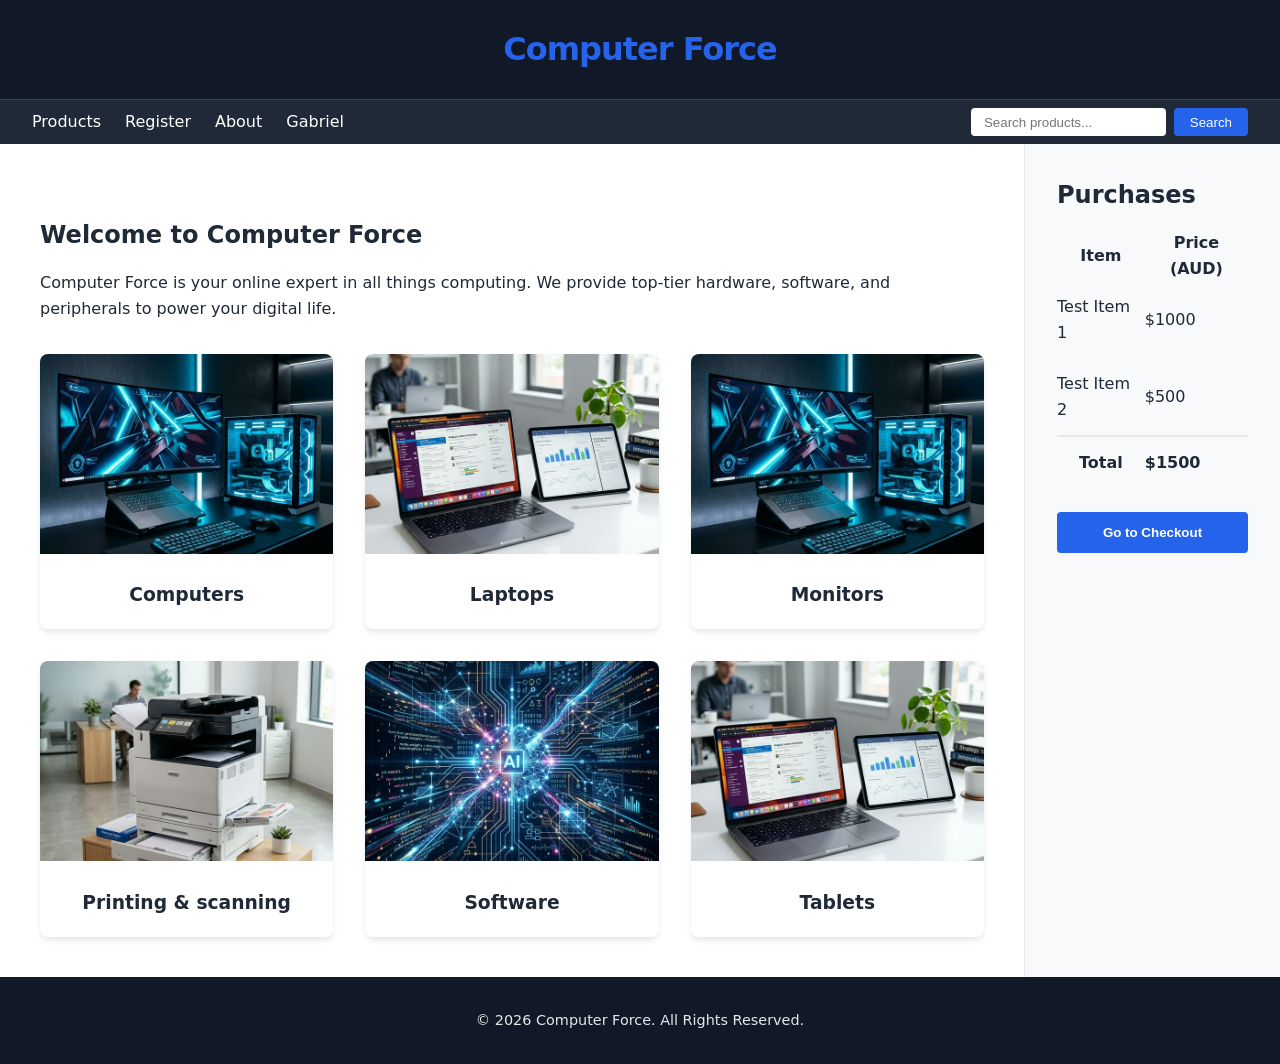
<file: index.html>
<!DOCTYPE html>
<html lang="en"> <!-- Fix: Added lang="en" for language identification -->
<head>
    <meta charset="UTF-8">
    <meta name="viewport" content="width=device-width, initial-scale=1.0">
    <title>Computer Force - Home</title>
    <link rel="stylesheet" href="style.css">
    <script src="script.js" defer></script>
</head>
<body>
    <div class="grid-container">
        <!-- Header -->
        <header>
            <div class="mobile-controls">
                <button class="burger-btn" aria-label="Toggle Menu">☰</button>
                <button class="bag-btn" aria-label="Toggle Purchases">👜</button>
            </div>
            <h1><a href="index.html">Computer Force</a></h1> <!-- Stayed as h1: Site Name -->
        </header>

        <!-- Navigation -->
        <nav aria-label="Primary Navigation"> <!-- Fix: Added aria-label to identify the nav -->
            <div class="nav-links">
                <a href="products.html">Products</a>
                <a href="register.html">Register</a>
                <a href="about.html">About</a>
                <a href="gabriel.html">Gabriel</a>
            </div>
            <form class="search-bar" role="search"> <!-- Fix: Added search role -->
                <label for="search-box" class="visually-hidden">Search products</label> <!-- Fix: Added accessible label -->
                <input type="text" id="search-box" class="search-input" placeholder="Search products...">
                <button type="submit" class="btn-search">Search</button>
            </form>
        </nav>

        <!-- Main Content -->
        <main>
            <!-- Fix: Changed from h1 to h2 to maintain correct heading hierarchy (h1 is the site name in header) -->
            <h2>Welcome to Computer Force</h2>
            <p>Computer Force is your online expert in all things computing. We provide top-tier hardware, software, and peripherals to power your digital life.</p>
            
            <div class="category-grid">
                <!-- 6 Featured Categories -->
                <!-- Use h3 for categories as they are sub-sections of the Welcome section -->
                <a href="products.html#computers" class="category-card">
                    <img src="assets/computers.png" alt="High-end gaming computer setup"> <!-- Improved alt text -->
                    <h3>Computers</h3>
                </a>
                <a href="products.html#laptops" class="category-card">
                    <img src="assets/laptops.png" alt="Sleek modern laptops"> <!-- Improved alt text -->
                    <h3>Laptops</h3>
                </a>
                <a href="products.html#monitors" class="category-card">
                    <img src="assets/monitors.png" alt="Ultra-wide computer monitor"> <!-- Improved alt text -->
                    <h3>Monitors</h3>
                </a>
                <a href="products.html#printing" class="category-card">
                    <img src="assets/printing.png" alt="Modern office printer and scanner"> <!-- Improved alt text -->
                    <h3>Printing & scanning</h3>
                </a>
                <a href="products.html#software" class="category-card">
                    <img src="assets/software.png" alt="Abstract digital software concept"> <!-- Improved alt text -->
                    <h3>Software</h3>
                </a>
                <a href="products.html#tablets" class="category-card">
                    <img src="assets/tablets.png" alt="Professional computing tablets"> <!-- Improved alt text -->
                    <h3>Tablets</h3>
                </a>
            </div>
        </main>

        <!-- Aside (Purchases) -->
        <aside aria-labelledby="purchases-title"> <!-- Fix: Linked aside to its heading -->
            <h2 id="purchases-title">Purchases</h2>
            <table class="purchases-table">
                <thead>
                    <tr>
                        <th scope="col">Item</th> <!-- Fix: Added scope for table headers -->
                        <th scope="col">Price (AUD)</th>
                    </tr>
                </thead>
                <tbody>
                    <tr>
                        <td>Test Item 1</td>
                        <td>$1000</td>
                    </tr>
                    <tr>
                        <td>Test Item 2</td>
                        <td>$500</td>
                    </tr>
                    <tr class="total-row">
                        <th scope="row">Total</th> <!-- Fix: Total is a row header -->
                        <td>$1500</td>
                    </tr>
                </tbody>
            </table>
            <button class="btn-checkout">Go to Checkout</button>
        </aside>

        <!-- Footer -->
        <footer>
            <p>&copy; 2026 Computer Force. All Rights Reserved.</p>
        </footer>
    </div>
</body>
</html>
</file>
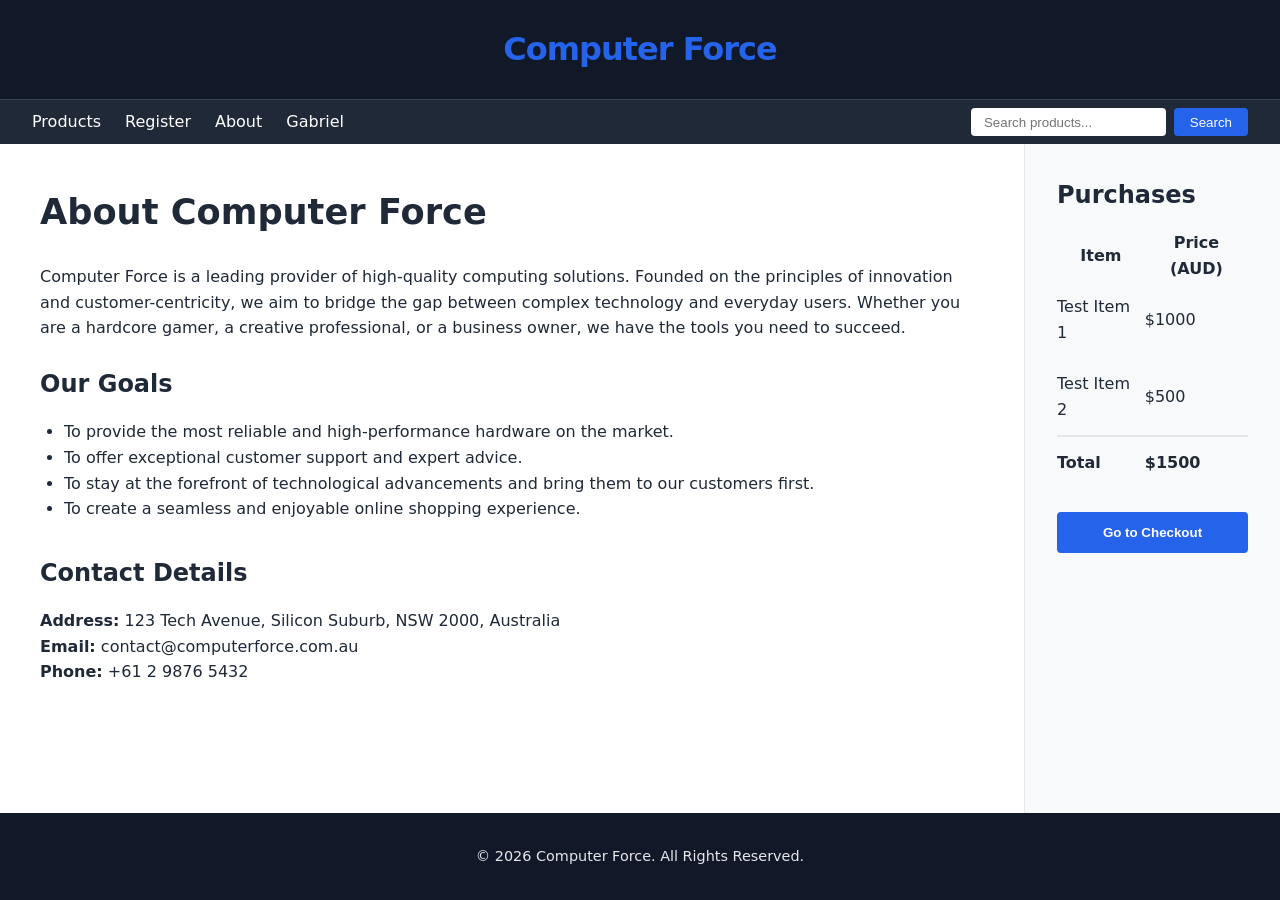
<file: about.html>
<!DOCTYPE html>
<html lang="en">
<head>
    <meta charset="UTF-8">
    <meta name="viewport" content="width=device-width, initial-scale=1.0">
    <title>Computer Force - About</title>
    <link rel="stylesheet" href="style.css">
    <script src="script.js" defer></script>
</head>
<body>
    <div class="grid-container">
        <!-- Header -->
        <header>
            <div class="mobile-controls">
                <button class="burger-btn" aria-label="Toggle Menu">☰</button>
                <button class="bag-btn" aria-label="Toggle Purchases">👜</button>
            </div>
            <h1><a href="index.html">Computer Force</a></h1>
        </header>

        <!-- Navigation -->
        <nav>
            <div class="nav-links">
                <a href="products.html">Products</a>
                <a href="register.html">Register</a>
                <a href="about.html">About</a>
                <a href="gabriel.html">Gabriel</a>
            </div>
            <form class="search-bar" role="search">
                <label for="search-box" class="visually-hidden">Search products</label>
                <input type="text" id="search-box" class="search-input" placeholder="Search products...">
                <button type="submit" class="btn-search">Search</button>
            </form>
        </nav>

        <!-- Main Content -->
        <main>
            <h1>About Computer Force</h1>
            <p>Computer Force is a leading provider of high-quality computing solutions. Founded on the principles of innovation and customer-centricity, we aim to bridge the gap between complex technology and everyday users. Whether you are a hardcore gamer, a creative professional, or a business owner, we have the tools you need to succeed.</p>
            
            <h2 style="margin-top: 1.5rem;">Our Goals</h2>
            <ul style="margin-left: 1.5rem; margin-bottom: 2rem;">
                <li>To provide the most reliable and high-performance hardware on the market.</li>
                <li>To offer exceptional customer support and expert advice.</li>
                <li>To stay at the forefront of technological advancements and bring them to our customers first.</li>
                <li>To create a seamless and enjoyable online shopping experience.</li>
            </ul>

            <h2>Contact Details</h2>
            <div style="margin-top: 1rem;">
                <p><strong>Address:</strong> 123 Tech Avenue, Silicon Suburb, NSW 2000, Australia</p>
                <p><strong>Email:</strong> contact@computerforce.com.au</p>
                <p><strong>Phone:</strong> +61 2 9876 5432</p>
            </div>
        </main>

        <!-- Aside (Purchases) -->
        <aside>
            <h2>Purchases</h2>
            <table class="purchases-table">
                <thead>
                    <tr>
                        <th>Item</th>
                        <th>Price (AUD)</th>
                    </tr>
                </thead>
                <tbody>
                    <tr>
                        <td>Test Item 1</td>
                        <td>$1000</td>
                    </tr>
                    <tr>
                        <td>Test Item 2</td>
                        <td>$500</td>
                    </tr>
                    <tr class="total-row">
                        <td>Total</td>
                        <td>$1500</td>
                    </tr>
                </tbody>
            </table>
            <button class="btn-checkout">Go to Checkout</button>
        </aside>

        <!-- Footer -->
        <footer>
            <p>&copy; 2026 Computer Force. All Rights Reserved.</p>
        </footer>
    </div>
</body>
</html>
</file>
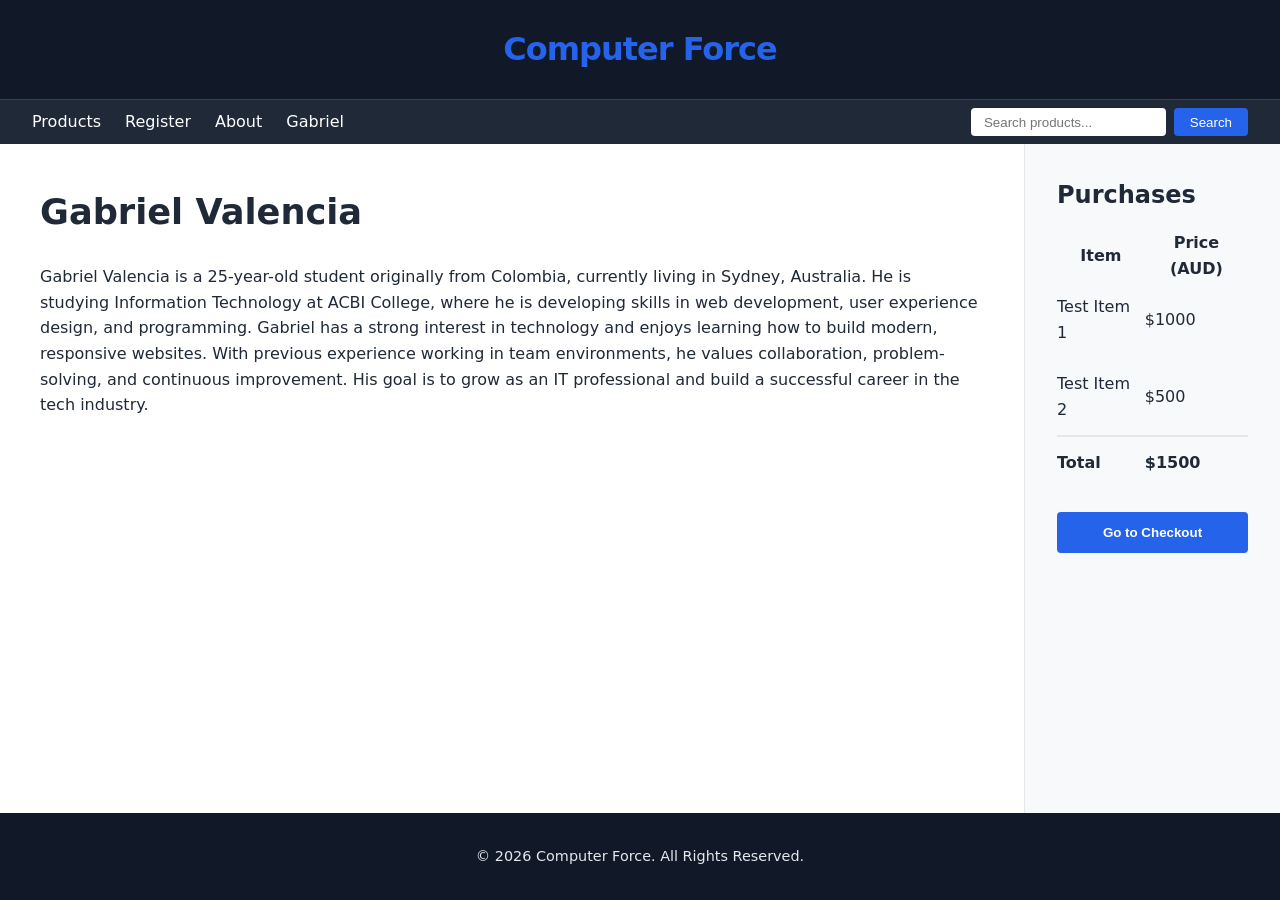
<file: gabriel.html>
<!DOCTYPE html>
<html lang="en">
<head>
    <meta charset="UTF-8">
    <meta name="viewport" content="width=device-width, initial-scale=1.0">
    <title>Computer Force - Gabriel</title>
    <link rel="stylesheet" href="style.css">
    <script src="script.js" defer></script>
</head>
<body>
    <div class="grid-container">
        <!-- Header -->
        <header>
            <div class="mobile-controls">
                <button class="burger-btn" aria-label="Toggle Menu">☰</button>
                <button class="bag-btn" aria-label="Toggle Purchases">👜</button>
            </div>
            <h1><a href="index.html">Computer Force</a></h1>
        </header>

        <!-- Navigation -->
        <nav>
            <div class="nav-links">
                <a href="products.html">Products</a>
                <a href="register.html">Register</a>
                <a href="about.html">About</a>
                <a href="gabriel.html">Gabriel</a>
            </div>
            <form class="search-bar" role="search">
                <label for="search-box" class="visually-hidden">Search products</label>
                <input type="text" id="search-box" class="search-input" placeholder="Search products...">
                <button type="submit" class="btn-search">Search</button>
            </form>
        </nav>

        <!-- Main Content -->
        <main>
            <h1>Gabriel Valencia</h1>
            <p>Gabriel Valencia is a 25-year-old student originally from Colombia, currently living in Sydney, Australia. He is studying Information Technology at ACBI College, where he is developing skills in web development, user experience design, and programming. Gabriel has a strong interest in technology and enjoys learning how to build modern, responsive websites. With previous experience working in team environments, he values collaboration, problem-solving, and continuous improvement. His goal is to grow as an IT professional and build a successful career in the tech industry.</p>
        </main>

        <!-- Aside (Purchases) -->
        <aside>
            <h2>Purchases</h2>
            <table class="purchases-table">
                <thead>
                    <tr>
                        <th>Item</th>
                        <th>Price (AUD)</th>
                    </tr>
                </thead>
                <tbody>
                    <tr>
                        <td>Test Item 1</td>
                        <td>$1000</td>
                    </tr>
                    <tr>
                        <td>Test Item 2</td>
                        <td>$500</td>
                    </tr>
                    <tr class="total-row">
                        <td>Total</td>
                        <td>$1500</td>
                    </tr>
                </tbody>
            </table>
            <button class="btn-checkout">Go to Checkout</button>
        </aside>

        <!-- Footer -->
        <footer>
            <p>&copy; 2026 Computer Force. All Rights Reserved.</p>
        </footer>
    </div>
</body>
</html>
</file>
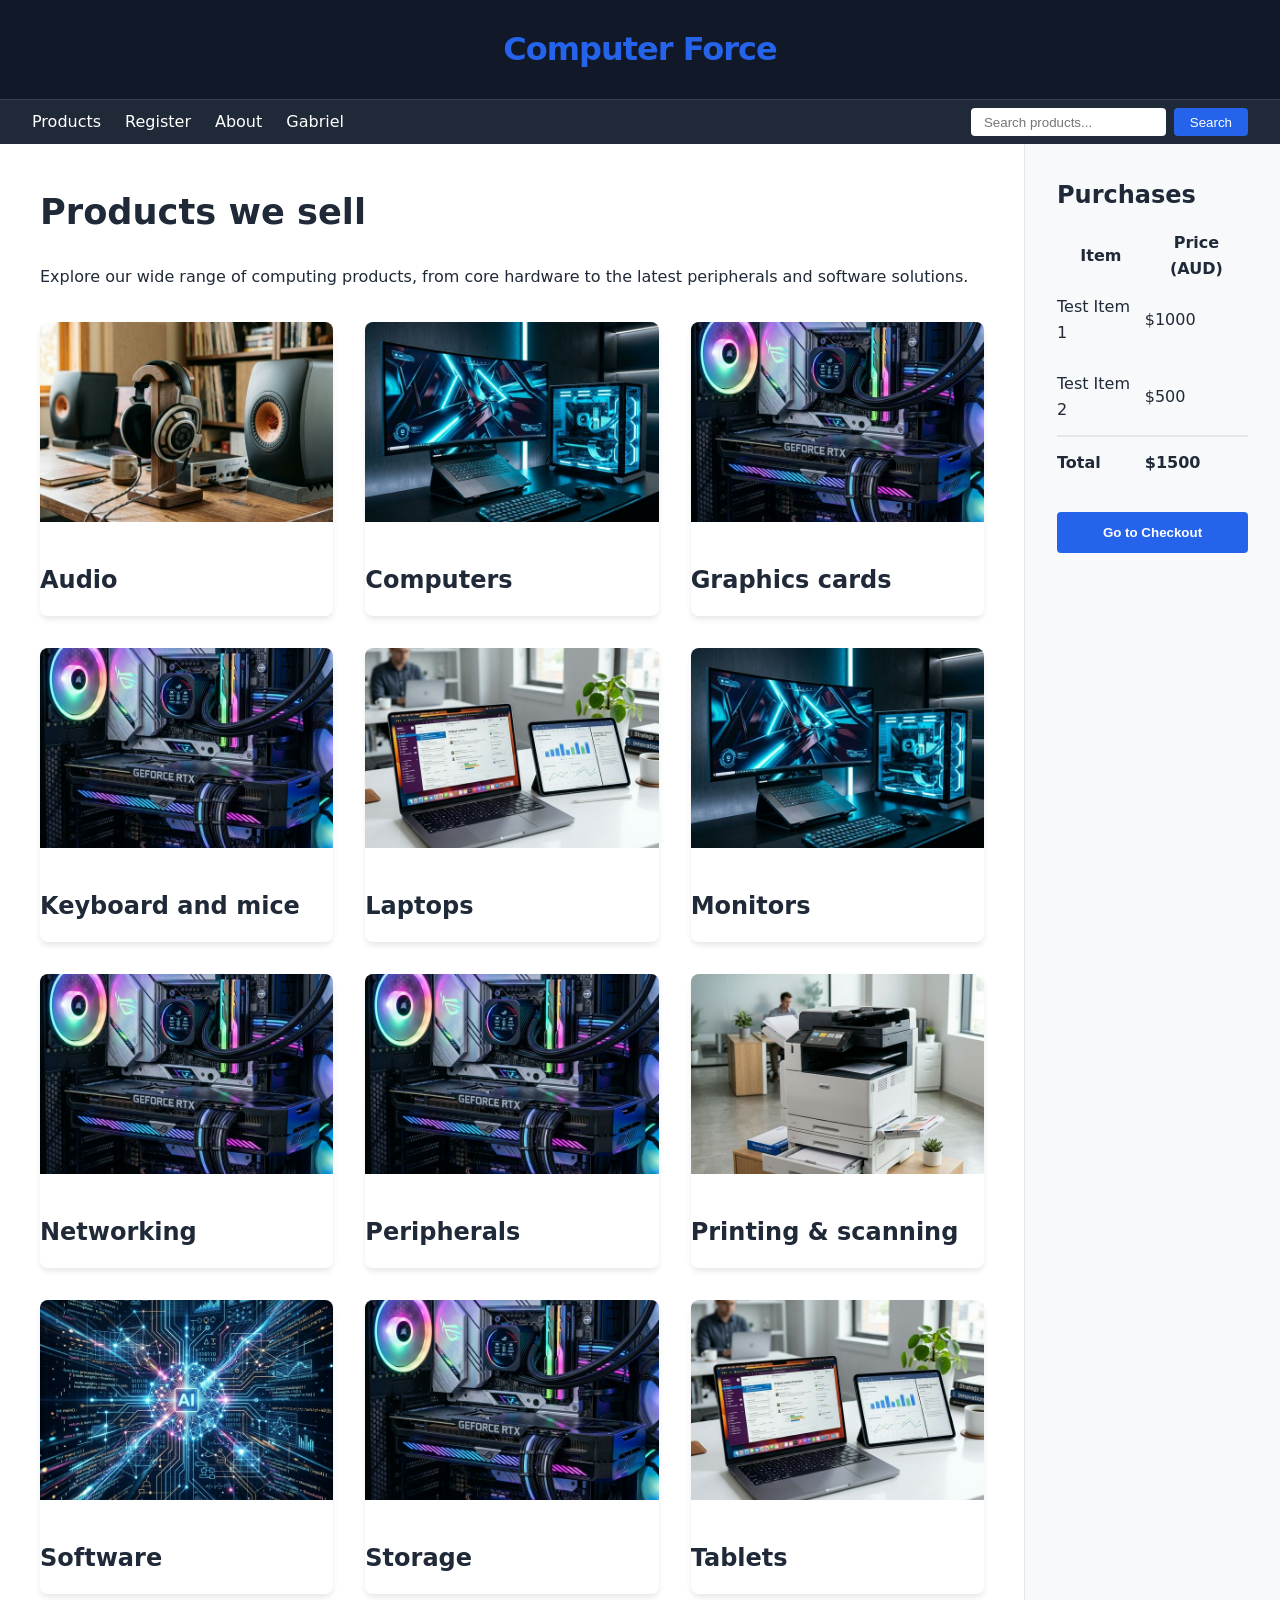
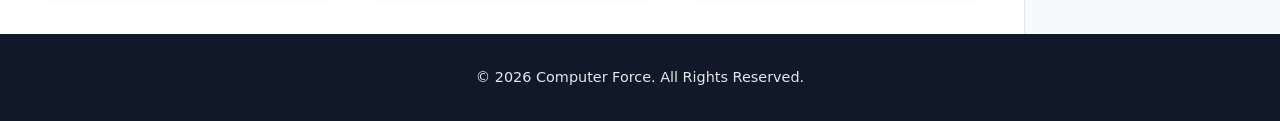
<file: products.html>
<!DOCTYPE html>
<html lang="en">
<head>
    <meta charset="UTF-8">
    <meta name="viewport" content="width=device-width, initial-scale=1.0">
    <title>Computer Force - Products</title>
    <link rel="stylesheet" href="style.css">
    <script src="script.js" defer></script>
</head>
<body>
    <div class="grid-container">
        <!-- Header -->
        <header>
            <div class="mobile-controls">
                <button class="burger-btn" aria-label="Toggle Menu">☰</button>
                <button class="bag-btn" aria-label="Toggle Purchases">👜</button>
            </div>
            <h1><a href="index.html">Computer Force</a></h1>
        </header>

        <!-- Navigation -->
        <nav>
            <div class="nav-links">
                <a href="products.html">Products</a>
                <a href="register.html">Register</a>
                <a href="about.html">About</a>
                <a href="gabriel.html">Gabriel</a>
            </div>
            <form class="search-bar" role="search">
                <label for="search-box" class="visually-hidden">Search products</label>
                <input type="text" id="search-box" class="search-input" placeholder="Search products...">
                <button type="submit" class="btn-search">Search</button>
            </form>
        </nav>

        <!-- Main Content -->
        <main>
            <h1>Products we sell</h1>
            <p>Explore our wide range of computing products, from core hardware to the latest peripherals and software solutions.</p>
            
            <div class="category-grid">
                <section id="audio" class="category-card">
                    <img src="assets/audio.png" alt="Audio">
                    <h2 id="audio-title">Audio</h2>
                </section>
                <section id="computers" class="category-card">
                    <img src="assets/computers.png" alt="Computers">
                    <h2 id="computers-title">Computers</h2>
                </section>
                <section id="graphics-cards" class="category-card">
                    <img src="assets/graphics.png" alt="Graphics cards">
                    <h2 id="graphics-cards-title">Graphics cards</h2>
                </section>
                <section id="keyboard-mice" class="category-card">
                    <img src="assets/peripherals.png" alt="Keyboard and mice">
                    <h2 id="keyboard-mice-title">Keyboard and mice</h2>
                </section>
                <section id="laptops" class="category-card">
                    <img src="assets/laptops.png" alt="Laptops">
                    <h2 id="laptops-title">Laptops</h2>
                </section>
                <section id="monitors" class="category-card">
                    <img src="assets/monitors.png" alt="Monitors">
                    <h2 id="monitors-title">Monitors</h2>
                </section>
                <section id="networking" class="category-card">
                    <img src="assets/peripherals.png" alt="Networking">
                    <h2 id="networking-title">Networking</h2>
                </section>
                <section id="peripherals" class="category-card">
                    <img src="assets/peripherals.png" alt="Peripherals">
                    <h2 id="peripherals-title">Peripherals</h2>
                </section>
                <section id="printing" class="category-card">
                    <img src="assets/printing.png" alt="Printing & scanning">
                    <h2 id="printing-title">Printing & scanning</h2>
                </section>
                <section id="software" class="category-card">
                    <img src="assets/software.png" alt="Software">
                    <h2 id="software-title">Software</h2>
                </section>
                <section id="storage" class="category-card">
                    <img src="assets/peripherals.png" alt="Storage">
                    <h2 id="storage-title">Storage</h2>
                </section>
                <section id="tablets" class="category-card">
                    <img src="assets/tablets.png" alt="Tablets">
                    <h2 id="tablets-title">Tablets</h2>
                </section>
            </div>
        </main>

        <!-- Aside (Purchases) -->
        <aside>
            <h2>Purchases</h2>
            <table class="purchases-table">
                <thead>
                    <tr>
                        <th>Item</th>
                        <th>Price (AUD)</th>
                    </tr>
                </thead>
                <tbody>
                    <tr>
                        <td>Test Item 1</td>
                        <td>$1000</td>
                    </tr>
                    <tr>
                        <td>Test Item 2</td>
                        <td>$500</td>
                    </tr>
                    <tr class="total-row">
                        <td>Total</td>
                        <td>$1500</td>
                    </tr>
                </tbody>
            </table>
            <button class="btn-checkout">Go to Checkout</button>
        </aside>

        <!-- Footer -->
        <footer>
            <p>&copy; 2026 Computer Force. All Rights Reserved.</p>
        </footer>
    </div>
</body>
</html>
</file>
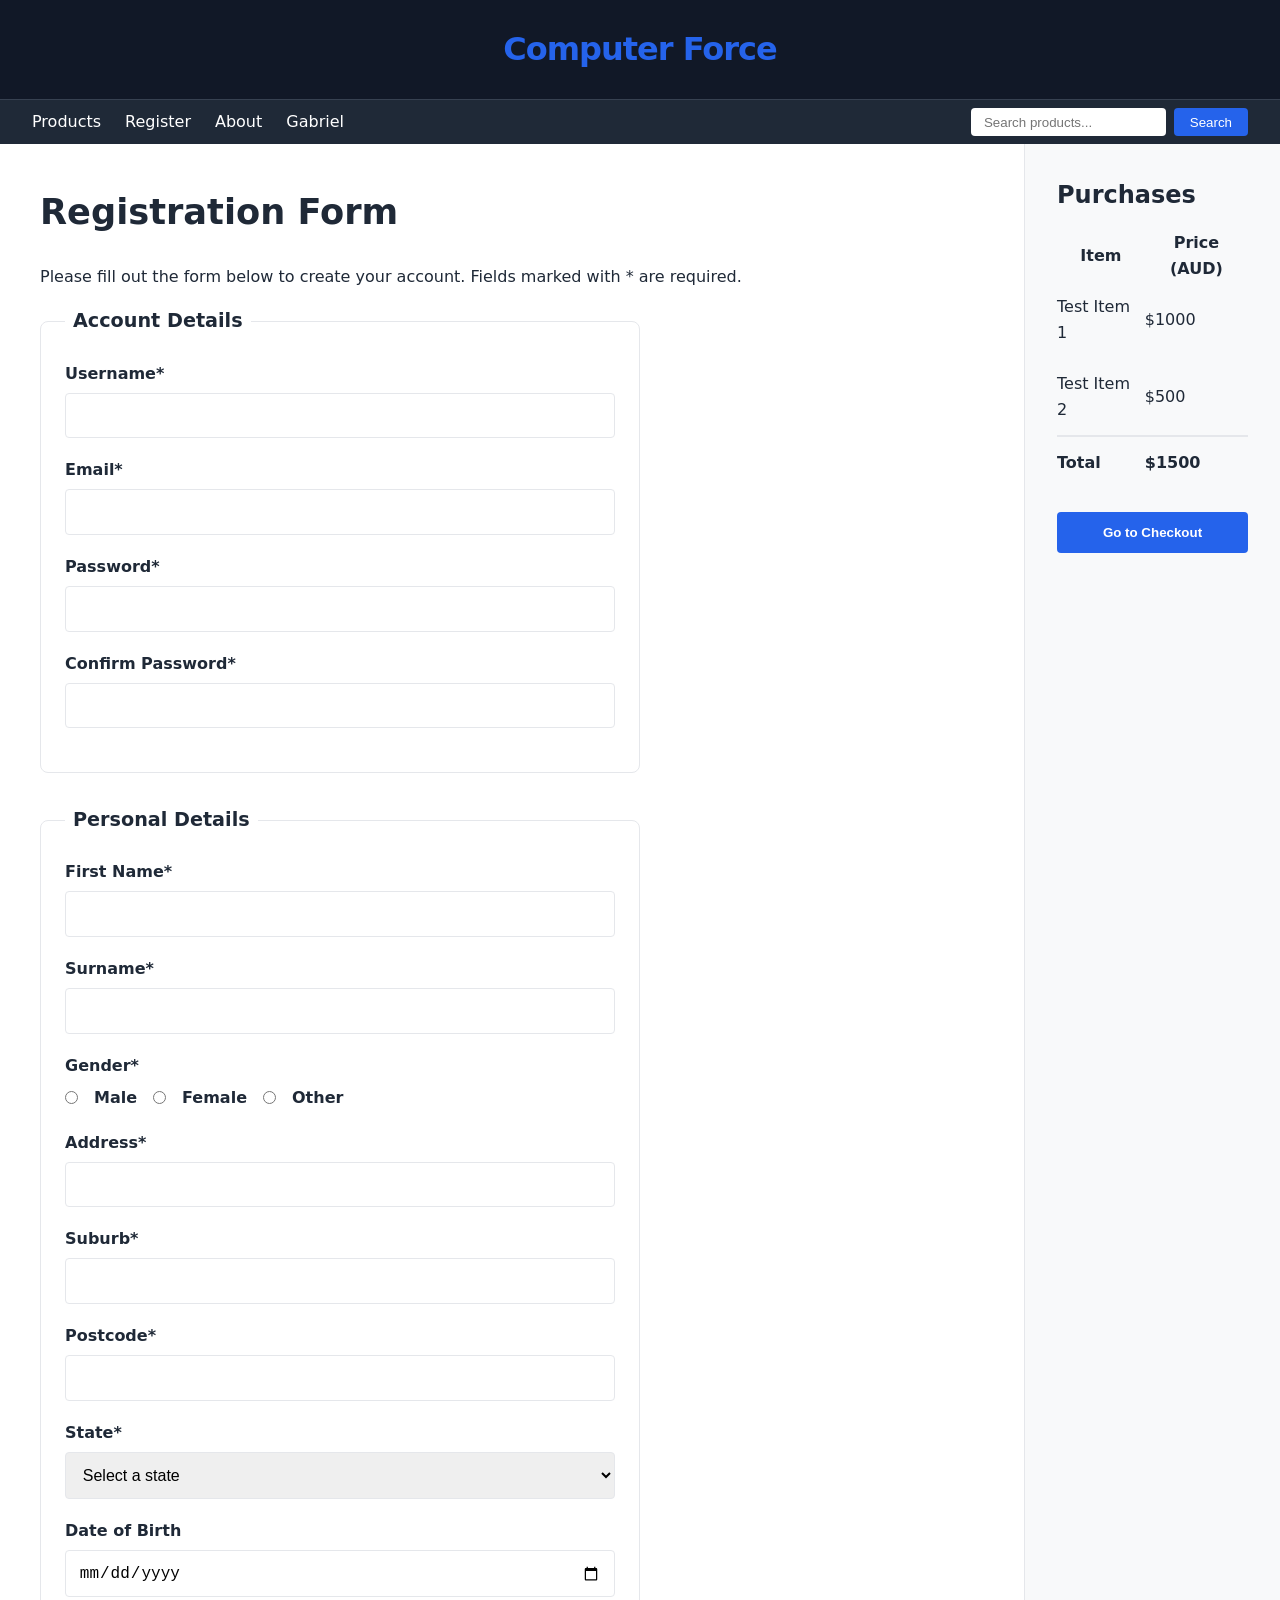
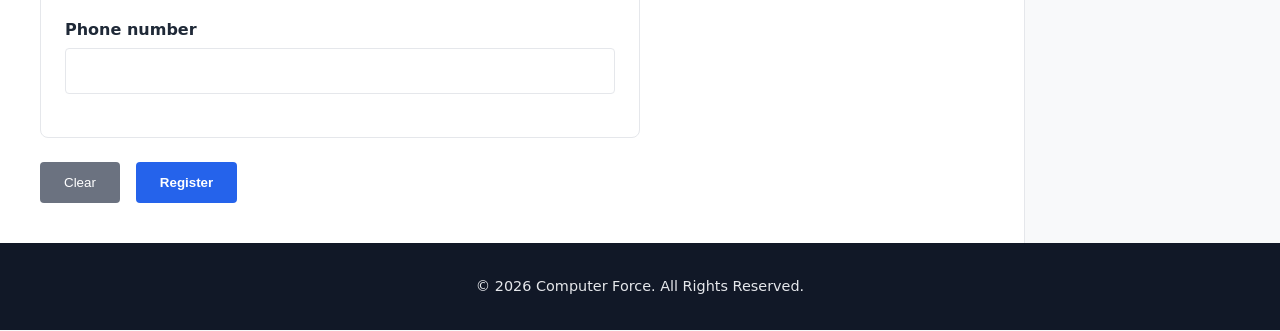
<file: register.html>
<!DOCTYPE html>
<html lang="en">
<head>
    <meta charset="UTF-8">
    <meta name="viewport" content="width=device-width, initial-scale=1.0">
    <title>Computer Force - Register</title>
    <link rel="stylesheet" href="style.css">
    <script src="script.js" defer></script>
</head>
<body>
    <div class="grid-container">
        <!-- Header -->
        <header>
            <div class="mobile-controls">
                <button class="burger-btn" aria-label="Toggle Menu">☰</button>
                <button class="bag-btn" aria-label="Toggle Purchases">👜</button>
            </div>
            <h1><a href="index.html">Computer Force</a></h1>
        </header>

        <!-- Navigation -->
        <nav aria-label="Primary Navigation">
            <div class="nav-links">
                <a href="products.html">Products</a>
                <a href="register.html">Register</a>
                <a href="about.html">About</a>
                <a href="gabriel.html">Gabriel</a>
            </div>
            <form class="search-bar" role="search">
                <label for="search-box" class="visually-hidden">Search products</label>
                <input type="text" id="search-box" class="search-input" placeholder="Search products...">
                <button type="submit" class="btn-search">Search</button>
            </form>
        </nav>

        <!-- Main Content -->
        <main>
            <h1>Registration Form</h1>
            <p>Please fill out the form below to create your account. Fields marked with * are required.</p>
            
            <form action="#" method="POST" class="register-form">
                <!-- Fix: Added fieldset and legend to group Account Details -->
                <fieldset style="border: 1px solid var(--gray-200); padding: 1.5rem; border-radius: 8px; margin-bottom: 2rem;">
                    <legend style="padding: 0 0.5rem; font-weight: bold; font-size: 1.2rem;">Account Details</legend>
                    <div class="form-group">
                        <label for="username">Username*</label>
                        <input type="text" id="username" name="username" required>
                    </div>
                    <div class="form-group">
                        <label for="email">Email*</label>
                        <input type="email" id="email" name="email" required>
                    </div>
                    <div class="form-group">
                        <label for="password">Password*</label>
                        <input type="password" id="password" name="password" required>
                    </div>
                    <div class="form-group">
                        <label for="confirm-password">Confirm Password*</label>
                        <input type="password" id="confirm-password" name="confirm-password" required>
                    </div>
                </fieldset>

                <!-- Fix: Added fieldset and legend to group Personal Details -->
                <fieldset style="border: 1px solid var(--gray-200); padding: 1.5rem; border-radius: 8px; margin-bottom: 1.5rem;">
                    <legend style="padding: 0 0.5rem; font-weight: bold; font-size: 1.2rem;">Personal Details</legend>
                    <div class="form-group">
                        <label for="firstname">First Name*</label>
                        <input type="text" id="firstname" name="firstname" required>
                    </div>
                    <div class="form-group">
                        <label for="surname">Surname*</label>
                        <input type="text" id="surname" name="surname" required>
                    </div>
                    <div class="form-group">
                        <fieldset style="border: none; padding: 0; margin-bottom: 1.2rem;">
                            <!-- Fix: Using legend for the radio group label -->
                            <legend style="font-weight: 600; margin-bottom: 0.4rem; float: left; width: 100%;">Gender*</legend>
                            <div style="display: flex; gap: 1rem; align-items: center; clear: both;">
                                <input type="radio" id="male" name="gender" value="male" required style="width: auto;"> 
                                <label for="male" style="margin-bottom: 0;">Male</label>
                                
                                <input type="radio" id="female" name="gender" value="female" required style="width: auto;"> 
                                <label for="female" style="margin-bottom: 0;">Female</label>
                                
                                <input type="radio" id="other" name="gender" value="other" required style="width: auto;"> 
                                <label for="other" style="margin-bottom: 0;">Other</label>
                            </div>
                        </fieldset>
                    </div>
                    <div class="form-group">
                        <label for="address">Address*</label>
                        <input type="text" id="address" name="address" required>
                    </div>
                    <div class="form-group">
                        <label for="suburb">Suburb*</label>
                        <input type="text" id="suburb" name="suburb" required>
                    </div>
                    <div class="form-group">
                        <label for="postcode">Postcode*</label>
                        <input type="text" id="postcode" name="postcode" required pattern="[0-9]{4}">
                    </div>
                    <div class="form-group">
                        <label for="state">State*</label>
                        <select id="state" name="state" required>
                            <option value="">Select a state</option>
                            <option value="ACT">ACT</option>
                            <option value="NSW">NSW</option>
                            <option value="NT">NT</option>
                            <option value="QLD">QLD</option>
                            <option value="SA">SA</option>
                            <option value="TAS">TAS</option>
                            <option value="VIC">VIC</option>
                            <option value="WA">WA</option>
                        </select>
                    </div>
                    <div class="form-group">
                        <label for="dob">Date of Birth</label>
                        <input type="date" id="dob" name="dob">
                    </div>
                    <div class="form-group">
                        <label for="phone">Phone number</label>
                        <input type="tel" id="phone" name="phone">
                    </div>
                </fieldset>
                
                <div class="form-actions">
                    <button type="reset" class="btn-clear">Clear</button>
                    <button type="submit" class="btn-submit">Register</button>
                </div>
            </form>
        </main>

        <!-- Aside (Purchases) -->
        <aside>
            <h2>Purchases</h2>
            <table class="purchases-table">
                <thead>
                    <tr>
                        <th>Item</th>
                        <th>Price (AUD)</th>
                    </tr>
                </thead>
                <tbody>
                    <tr>
                        <td>Test Item 1</td>
                        <td>$1000</td>
                    </tr>
                    <tr>
                        <td>Test Item 2</td>
                        <td>$500</td>
                    </tr>
                    <tr class="total-row">
                        <td>Total</td>
                        <td>$1500</td>
                    </tr>
                </tbody>
            </table>
            <button class="btn-checkout">Go to Checkout</button>
        </aside>

        <!-- Footer -->
        <footer>
            <p>&copy; 2026 Computer Force. All Rights Reserved.</p>
        </footer>
    </div>
</body>
</html>
</file>
<file: style.css>
/* 
   Computer Force - style.css
   Modern, responsive, vanilla CSS
*/

:root {
    --primary-color: #2563eb; /* Darkened from #3b82f6 for WCAG AA contrast (4.5:1 on white) */
    --primary-hover: #1d4ed8;
    --bg-color: #f8f9fa;
    --text-color: #1f2937;
    --header-bg: #111827;
    --nav-bg: #1f2937;
    --footer-bg: #111827;
    --white: #ffffff;
    --gray-200: #e5e7eb;
}

* {
    box-sizing: border-box;
    margin: 0;
    padding: 0;
}

body {
    font-family: 'Inter', system-ui, -apple-system, sans-serif;
    line-height: 1.6;
    background-color: var(--bg-color);
    color: var(--text-color);
}

a {
    text-decoration: none;
    color: inherit;
    transition: color 0.3s ease;
}

/* Accessibility: Focus states */
a:focus, button:focus, input:focus, select:focus, textarea:focus {
    outline: 3px solid var(--primary-color);
    outline-offset: 2px;
}

/* Accessibility: Visually hidden but readable by screen readers */
.visually-hidden {
    position: absolute;
    width: 1px;
    height: 1px;
    padding: 0;
    margin: -1px;
    overflow: hidden;
    clip: rect(0, 0, 0, 0);
    white-space: nowrap;
    border: 0;
}

/* Layout Container */
.grid-container {
    display: grid;
    grid-template-areas:
        "header header"
        "nav nav"
        "main aside"
        "footer footer";
    grid-template-columns: 80% 20%;
    grid-template-rows: auto auto 1fr auto;
    min-height: 100vh;
}

/* Header */
header {
    grid-area: header;
    background-color: var(--header-bg);
    color: var(--white);
    padding: 1.5rem;
    text-align: center;
    border-bottom: 1px solid #374151;
    display: flex;
    justify-content: center;
    align-items: center;
    position: relative;
}

header h1 a {
    font-size: 2rem;
    font-weight: 800;
    letter-spacing: -1px;
    color: var(--primary-color);
}

/* Navigation */
nav {
    grid-area: nav;
    background-color: var(--nav-bg);
    color: var(--white);
    padding: 0.5rem 2rem;
    display: flex;
    justify-content: space-between;
    align-items: center;
    position: sticky;
    top: 0;
    z-index: 100;
}

.nav-links {
    display: flex;
    gap: 1.5rem;
}

.nav-links a:hover {
    color: var(--primary-color);
}

.search-bar {
    display: flex;
    gap: 0.5rem;
}

.search-input {
    padding: 0.4rem 0.8rem;
    border-radius: 4px;
    border: none;
    outline: none;
}

.btn-search {
    padding: 0.4rem 1rem;
    background-color: var(--primary-color);
    color: white;
    border: none;
    border-radius: 4px;
    cursor: pointer;
}

.btn-search:hover {
    background-color: var(--primary-hover);
}

/* Mobile Toggle Buttons (hidden on desktop) */
.mobile-controls {
    display: none;
}

/* Main Content */
main {
    grid-area: main;
    padding: 2.5rem;
    background-color: var(--white);
}

main h1 {
    margin-bottom: 1.5rem;
    font-size: 2.2rem;
}

main h2 {
    margin-top: 2rem;
    margin-bottom: 1rem;
}

/* Aside */
aside {
    grid-area: aside;
    padding: 2rem;
    background-color: var(--bg-color);
    border-left: 1px solid var(--gray-200);
}

aside h2 {
    margin-bottom: 1rem;
    font-size: 1.5rem;
}

.purchases-table {
    width: 100%;
    border-collapse: collapse;
    margin-bottom: 1.5rem;
}

.purchases-table td {
    padding: 0.8rem 0;
}

.total-row {
    font-weight: bold;
    border-top: 2px solid var(--gray-200);
}

.btn-checkout {
    display: block;
    width: 100%;
    padding: 0.8rem;
    background-color: var(--primary-color);
    color: white;
    text-align: center;
    border: none;
    border-radius: 4px;
    cursor: pointer;
    font-weight: 600;
}

.btn-checkout:hover {
    background-color: var(--primary-hover);
}

/* Footer */
footer {
    grid-area: footer;
    background-color: var(--footer-bg);
    color: var(--gray-200);
    padding: 2rem;
    text-align: center;
    font-size: 0.9rem;
}

/* Forms */
.contact-form, .register-form {
    max-width: 600px;
    margin-top: 1rem;
}

.form-group {
    margin-bottom: 1.2rem;
}

.form-group label {
    display: block;
    margin-bottom: 0.4rem;
    font-weight: 600;
}

.form-group input, .form-group select, .form-group textarea {
    width: 100%;
    padding: 0.8rem;
    border: 1px solid var(--gray-200);
    border-radius: 4px;
    font-size: 1rem;
}

.form-actions {
    display: flex;
    gap: 1rem;
    margin-top: 1.5rem;
}

.btn-submit {
    padding: 0.8rem 1.5rem;
    background-color: var(--primary-color);
    color: white;
    border: none;
    border-radius: 4px;
    cursor: pointer;
    font-weight: 600;
}

.btn-clear {
    padding: 0.8rem 1.5rem;
    background-color: #6b7280;
    color: white;
    border: none;
    border-radius: 4px;
    cursor: pointer;
}

/* Category Grid on Home/Products */
.category-grid {
    display: grid;
    grid-template-columns: repeat(auto-fill, minmax(280px, 1fr));
    gap: 2rem;
    margin-top: 2rem;
}

.category-card {
    background: white;
    border-radius: 8px;
    overflow: hidden;
    box-shadow: 0 4px 6px -1px rgba(0, 0, 0, 0.1);
    transition: transform 0.3s ease;
}

.category-card:hover {
    transform: translateY(-5px);
}

.category-card img {
    width: 100%;
    height: 200px;
    object-fit: cover;
}

.category-card h3 {
    padding: 1.2rem;
    text-align: center;
}

/* Mobile Responsiveness */
@media (max-width: 600px) {
    .grid-container {
        grid-template-areas:
            "header"
            "nav"
            "main"
            "aside"
            "footer";
        grid-template-columns: 100%;
    }

    .mobile-controls {
        display: flex;
        justify-content: space-between;
        width: 100%;
        position: absolute;
        padding: 0 1rem;
        pointer-events: none;
    }

    .burger-btn, .bag-btn {
        pointer-events: auto;
        background: transparent;
        color: white;
        border: 2px solid var(--primary-color);
        padding: 0.5rem;
        border-radius: 4px;
        cursor: pointer;
        font-size: 1.2rem;
    }

    nav {
        flex-direction: column;
        display: none; /* Toggle this via JS */
        padding: 1rem;
    }

    nav.active {
        display: flex;
    }

    .nav-links {
        flex-direction: column;
        width: 100%;
        text-align: center;
        margin-bottom: 1rem;
    }

    aside {
        display: none; /* Toggle this via JS */
        border-left: none;
        border-top: 1px solid var(--gray-200);
    }

    aside.active {
        display: block;
    }

    main {
        padding: 1.5rem;
    }
}
</file>
